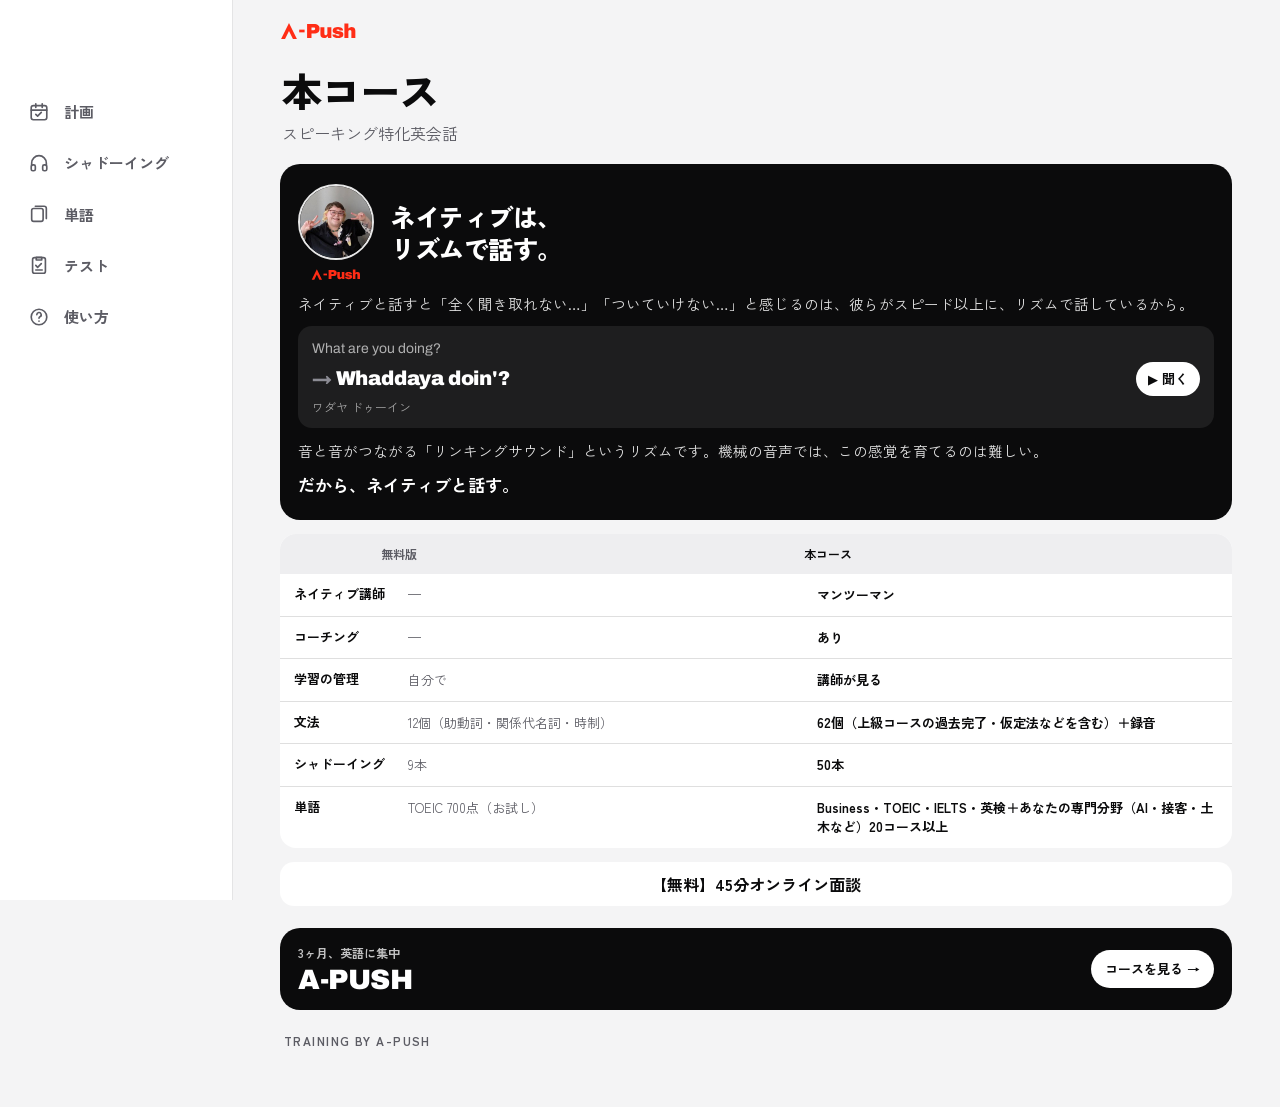
<file: course/index.html>
<!doctype html>
<html lang="ja">
<head>
<meta charset="utf-8">
<meta name="viewport" content="width=device-width, initial-scale=1, viewport-fit=cover">
<meta name="theme-color" content="#F4F4F5">
<meta name="color-scheme" content="light">
<link rel="icon" href="/favicon.png">
<link rel="apple-touch-icon" href="/apple-touch-icon.png">
<link rel="manifest" href="/chunk.webmanifest">
<meta name="apple-mobile-web-app-capable" content="yes">
<meta name="apple-mobile-web-app-title" content="A-PUSH">
<title>本コース｜A-PUSH</title>
<meta name="description" content="A-PUSH 本コースの内容と、無料版とのちがい。英語のリズムは、実際に話さないと分からない。">
<link rel="preconnect" href="https://fonts.googleapis.com">
<link rel="preconnect" href="https://fonts.gstatic.com" crossorigin>
<link rel="stylesheet" href="https://fonts.googleapis.com/css2?family=Archivo:wght@500;700;900&family=Zen+Kaku+Gothic+New:wght@400;500;700;900&display=swap">
<link rel="stylesheet" href="/ui.css">
</head>
<body data-tab="co">
<main class="screen">
  <div class="nav"><span class="navl"><span class="mini">本コース</span></span></div>
  <h1 class="large">本コース</h1>
  <p class="sub">スピーキング特化英会話</p>
  <div class="why">
    <div class="why-top">
      <div class="why-me"><img class="why-face" src="/course/alex.jpg" alt="ネイティブ講師 アレックス先生" width="240" height="240"><svg class="why-logo" viewBox="0 0 3847 1000" fill="currentColor" role="img" aria-label="A-PUSH"><path d="M450 104 L846 896 L648 896 L450 500 L252 896 L54 896 Z"/><rect x="960" y="432" width="270" height="136"/><path d="M1354.0 844.0V156.0H1760.0Q1825.0 156.0 1874.5 185.5Q1924.0 215.0 1952.0 267.0Q1980.0 319.0 1980.0 388.0Q1980.0 459.0 1951.5 511.5Q1923.0 564.0 1873.5 593.0Q1824.0 622.0 1760.0 622.0H1575.0V844.0ZM1575.0 461.0H1686.0Q1721.0 461.0 1738.5 443.0Q1756.0 425.0 1756.0 390.0Q1756.0 366.0 1748.5 350.5Q1741.0 335.0 1725.5 327.0Q1710.0 319.0 1686.0 319.0H1575.0ZM2204.0 856.0Q2110.0 856.0 2065.0 804.0Q2020.0 752.0 2020.0 658.0V316.0H2219.0V634.0Q2219.0 650.0 2223.5 664.0Q2228.0 678.0 2236.0 688.0Q2244.0 698.0 2257.0 703.5Q2270.0 709.0 2286.0 709.0Q2311.0 709.0 2329.5 697.5Q2348.0 686.0 2358.5 667.0Q2369.0 648.0 2369.0 626.0V316.0H2568.0V844.0H2405.0L2395.0 764.0H2388.0Q2369.0 793.0 2339.5 814.0Q2310.0 835.0 2275.0 845.5Q2240.0 856.0 2204.0 856.0ZM2893.0 856.0Q2845.0 856.0 2797.5 846.5Q2750.0 837.0 2710.5 816.5Q2671.0 796.0 2647.0 764.0Q2623.0 732.0 2623.0 686.0V679.0Q2623.0 676.0 2624.0 672.0H2809.0Q2808.0 675.0 2808.0 678.0V683.0Q2809.0 701.0 2820.5 713.0Q2832.0 725.0 2851.0 731.0Q2870.0 737.0 2893.0 737.0Q2907.0 737.0 2926.5 735.0Q2946.0 733.0 2961.0 725.0Q2976.0 717.0 2976.0 698.0Q2976.0 681.0 2958.5 672.5Q2941.0 664.0 2912.5 658.5Q2884.0 653.0 2850.0 647.0Q2813.0 641.0 2775.5 631.5Q2738.0 622.0 2706.0 604.5Q2674.0 587.0 2654.5 558.0Q2635.0 529.0 2635.0 483.0Q2635.0 431.0 2656.5 396.0Q2678.0 361.0 2715.5 340.5Q2753.0 320.0 2800.5 311.5Q2848.0 303.0 2900.0 303.0Q2945.0 303.0 2989.5 311.5Q3034.0 320.0 3071.0 338.5Q3108.0 357.0 3130.0 387.0Q3152.0 417.0 3152.0 460.0V467.0Q3152.0 472.0 3151.0 474.0H2968.0V466.0Q2968.0 451.0 2957.5 441.5Q2947.0 432.0 2930.5 427.5Q2914.0 423.0 2897.0 423.0Q2891.0 423.0 2879.0 423.5Q2867.0 424.0 2854.5 427.0Q2842.0 430.0 2833.5 437.0Q2825.0 444.0 2825.0 457.0Q2825.0 469.0 2836.5 476.5Q2848.0 484.0 2867.5 488.5Q2887.0 493.0 2911.0 498.0Q2949.0 505.0 2993.0 511.5Q3037.0 518.0 3076.5 533.5Q3116.0 549.0 3141.0 580.5Q3166.0 612.0 3166.0 669.0Q3166.0 723.0 3144.0 759.5Q3122.0 796.0 3084.0 817.0Q3046.0 838.0 2996.5 847.0Q2947.0 856.0 2893.0 856.0ZM3220.0 844.0V119.0H3419.0V371.0H3426.0Q3443.0 349.0 3469.0 334.5Q3495.0 320.0 3525.0 312.0Q3555.0 304.0 3584.0 304.0Q3647.0 304.0 3687.5 327.5Q3728.0 351.0 3748.0 395.0Q3768.0 439.0 3768.0 502.0V844.0H3569.0V526.0Q3569.0 509.0 3564.5 495.5Q3560.0 482.0 3552.0 472.0Q3544.0 462.0 3531.5 456.5Q3519.0 451.0 3502.0 451.0Q3477.0 451.0 3458.5 462.5Q3440.0 474.0 3429.5 492.5Q3419.0 511.0 3419.0 534.0V844.0Z"/></svg></div>
      <h2>ネイティブは、<br>リズムで話す。</h2>
    </div>
    <p>ネイティブと話すと「全く聞き取れない…」「ついていけない…」と感じるのは、彼らがスピード以上に、リズムで話しているから。</p>
    <div class="why-ex">
      <span>What are you doing?</span>
      <div class="why-l"><b>Whaddaya doin'?</b><button class="why-play on" data-src="/course/wayd.mp3" onclick="try{var a=window.__wayd||(window.__wayd=new Audio(this.dataset.src));a.currentTime=0;a.play()}catch(e){}" aria-label="ネイティブの速さで聞く">▶ 聞く</button></div>
      <small>ワダヤ ドゥーイン</small>
    </div>
    <p>音と音がつながる「リンキングサウンド」というリズムです。機械の音声では、この感覚を育てるのは難しい。<br><b class="why-go">だから、ネイティブと話す。</b></p>
  </div>
  <div class="cmp">
    <div class="cmp-h"><span></span><span>無料版</span><span>本コース</span></div>
    <div class="cmp-r"><b>ネイティブ講師</b><span>—</span><span>マンツーマン</span></div><div class="cmp-r"><b>コーチング</b><span>—</span><span>あり</span></div><div class="cmp-r"><b>学習の管理</b><span>自分で</span><span>講師が見る</span></div><div class="cmp-r"><b>文法</b><span>12個（助動詞・関係代名詞・時制）</span><span>62個（上級コースの過去完了・仮定法などを含む）＋録音</span></div><div class="cmp-r"><b>シャドーイング</b><span>9本</span><span>50本</span></div><div class="cmp-r"><b>単語</b><span>TOEIC 700点（お試し）</span><span>Business・TOEIC・IELTS・英検＋あなたの専門分野（AI・接客・土木など）20コース以上</span></div>
  </div>
  <div class="two">
    <a href="https://line.me/R/oaMessage/@431enzow/?%E4%BA%88%E7%B4%84" target="_blank" rel="noopener">【無料】45分オンライン面談</a>
  </div>
  <a class="apush" href="https://lp.apush.jp/" target="_blank" rel="noopener">
    <span class="ap-k">3ヶ月、英語に集中</span>
    <span class="ap-n">A-PUSH</span>
    <span class="ap-c">コースを見る →</span>
  </a>
  <footer class="foot"><span class="by">TRAINING BY A-PUSH</span></footer>
</main>
<script src="/install.js" defer></script>
<script src="/ui.js" defer></script>
</body>
</html>
</file>
<file: ui.css>
/* A-PUSH 共通の見た目（doboku・club-kit と同じ。2026-10-17）。club-kit/template/shell.html の style から作った。白基調だけ。 */

/* 型：iPhoneのアプリに近い形。下に4つのタブ（計画・シャドーイング・単語・テスト。2026-11-16）、上は大きな見出し→スクロールですりガラスのバー。
   お知らせと通知は「今日＆計画」から。色は黒・白＋赤1か所（A-PUSH）。文字は端末の文字（iPhoneならヒラギノ）。 */
:root{
  /* A-PUSH の赤・黒・白（2026-11-11）。選ぶ・強調は黒（--brand＝--ink）。赤（--accent）は主なボタン（.primary）と大きな数字（.big）とロゴだけ */
  --brand:#0B0B0C; --accent:#FF2D16; --accent2:#D41B06;
  --bg:#F4F4F5; --card:#FFFFFF; --ink:#0B0B0C; --mute:#5C5C64; --line:rgba(11,11,12,.08); --line2:rgba(11,11,12,.13);
  --soft:#EEEEF0; --soft2:#D4D4D8; --mid:#8C8C94;
  --on:#FFFFFF; --ok:#16A34A; --warn:#B45309; --ng:#D41B06; --bar:rgba(255,255,255,.75); --scrim:rgba(11,11,12,.32); --dark:#0B0B0C;
  /* 本文・見出し＝Zen Kaku Gothic New／数字と英語＝Archivo。届かない時（オフライン）は端末の文字に戻る */
  --f:"Zen Kaku Gothic New",-apple-system,BlinkMacSystemFont,"Hiragino Sans","Hiragino Kaku Gothic ProN","Noto Sans JP","Yu Gothic",system-ui,sans-serif;
  --fd:"Zen Kaku Gothic New",-apple-system,BlinkMacSystemFont,"Hiragino Sans","Hiragino Kaku Gothic ProN","Noto Sans JP",system-ui,sans-serif;
  --en:"Archivo","Zen Kaku Gothic New",-apple-system,BlinkMacSystemFont,"Hiragino Sans","Noto Sans JP",system-ui,sans-serif;
  --r:16px; --spring:cubic-bezier(.2,.8,.2,1);
  color-scheme:light;
}
*{box-sizing:border-box}
[hidden]{display:none!important}
html{-webkit-tap-highlight-color:transparent;-webkit-text-size-adjust:100%;overscroll-behavior:none;background:var(--bg)}
body{margin:0;overscroll-behavior:none;background:var(--bg);color:var(--ink);font-family:var(--f);font-size:16px;line-height:1.55;-webkit-font-smoothing:antialiased;min-height:100dvh}
body::before{content:"";position:fixed;inset:0 0 auto;height:env(safe-area-inset-top,0px);z-index:9;background:var(--bar);-webkit-backdrop-filter:blur(20px);backdrop-filter:blur(20px)}
button{font:inherit;color:inherit;cursor:pointer;background:none;border:0;padding:0}
button,a,[role="button"],.tap{touch-action:manipulation;-webkit-user-select:none;user-select:none;-webkit-touch-callout:none}
input,textarea,select{font:inherit;font-size:16px;color:inherit}
:focus-visible{outline:2px solid var(--ink);outline-offset:2px;border-radius:8px}
a{color:inherit}

/* 画面 */
.screen{max-width:560px;margin:0 auto;padding-left:max(16px,env(safe-area-inset-left,0px));padding-right:max(16px,env(safe-area-inset-right,0px));
  padding-bottom:calc(96px + env(safe-area-inset-bottom,0px));display:flex;flex-direction:column;gap:12px;animation:in .28s var(--spring)}
@keyframes in{from{opacity:0;transform:translateY(6px)}to{opacity:1;transform:none}}
.nav{position:sticky;top:env(safe-area-inset-top,0px);z-index:8;margin:0 calc(-1*max(16px,env(safe-area-inset-left,0px))) -4px;
  padding:10px max(16px,env(safe-area-inset-right,0px)) 8px max(16px,env(safe-area-inset-left,0px));min-height:52px;
  display:flex;justify-content:space-between;align-items:center;gap:8px;transition:background .2s,box-shadow .2s}
.nav.stuck{background:var(--bar);-webkit-backdrop-filter:blur(20px) saturate(180%);backdrop-filter:blur(20px) saturate(180%);box-shadow:0 .5px 0 var(--line2)}
.nav .mini{font-weight:700;font-size:17px;opacity:0;transition:opacity .2s;letter-spacing:-.01em}
.nav.stuck .mini{opacity:1}
/* A-PUSHのロゴ（どの団体のサイトでも一番上・左）。スクロールすると、ロゴがその画面の名前に入れ替わる */
.navl{position:relative;display:flex;align-items:center;min-width:0;height:38px}
.aplogo{display:block;height:20px;width:auto;color:var(--accent);transition:opacity .2s}
.nav.stuck .aplogo{opacity:0}
.navl .mini{position:absolute;left:0;white-space:nowrap}
.navr{display:flex;align-items:center;gap:8px}
.pill{background:var(--soft);color:var(--brand);font-weight:600;font-size:14px;padding:7px 14px;border-radius:999px;transition:transform .1s ease-out}
.bell{position:relative;width:38px;height:38px;border-radius:50%;background:var(--soft);color:var(--brand);display:grid;place-items:center;flex:none}
.bell svg{width:21px;height:21px}
.bell .badge{position:absolute;top:-2px;right:-2px;min-width:19px;height:19px;border-radius:99px;background:var(--ng);color:#fff;font-size:11px;font-weight:800;
  display:grid;place-items:center;padding:0 5px;box-shadow:0 0 0 2px var(--bg)}
.eyebrow{margin:6px 2px 0;font-family:var(--en);font-size:11px;font-weight:800;letter-spacing:.2em;color:var(--mute);text-transform:uppercase}
.large{font-family:var(--fd);font-size:34px;font-weight:900;letter-spacing:-.028em;line-height:1.12;margin:0 2px;text-wrap:balance}
.sub{color:var(--mute);font-size:15px;margin:-6px 2px 4px}
.sub button{color:var(--brand);font-weight:600}
.label{font-size:12px;color:var(--mute);margin:16px 4px -4px;font-weight:700;letter-spacing:.08em}
.hr{height:1px;background:var(--line2);margin:22px 2px 6px;border:0}
.sect{font-family:var(--fd);font-size:25px;font-weight:900;letter-spacing:-.025em;margin:4px 2px 0}
.note{margin:0 4px;font-size:12.5px;color:var(--mute)}

/* 押した時の反応（指を離す前） */
.press{transition:transform .1s ease-out,background-color .12s,opacity .12s}
.press:active,.press.down{transform:scale(.97)}

/* 共通の箱 */
.group{background:var(--card);border-radius:var(--r);overflow:hidden}
.row{display:grid;grid-template-columns:36px 1fr auto;gap:12px;align-items:center;padding:12px 14px;width:100%;text-align:left;min-height:60px}
.row+.row{border-top:.5px solid var(--line2)}
.row:active{background:var(--line)}
.ic{width:36px;height:36px;border-radius:10px;display:grid;place-items:center;font-size:18px;background:var(--soft)}
.row b{font-weight:700;font-size:16px;display:block;line-height:1.3}
.row small{color:var(--mute);font-size:13px;display:block}
.chev{color:var(--mute);font-size:14px;font-weight:600;white-space:nowrap}
.row.done .chev{color:var(--ok)}

/* 今日 */
.hero{display:grid;grid-template-columns:auto 1fr;gap:18px;align-items:center;background:var(--card);border-radius:20px;padding:18px}
.ring{width:96px;height:96px}
.ring circle{fill:none;stroke-width:11;stroke-linecap:round}
.ring .t{stroke:var(--soft)}
.ring .v{stroke:var(--brand);transition:stroke-dashoffset .9s var(--spring)}
.hero b{font-family:var(--en);font-weight:900;font-size:28px;letter-spacing:-.02em;font-variant-numeric:tabular-nums;display:block;line-height:1.2}
.hero p{margin:2px 0 0;color:var(--mute);font-size:14px}
.tiles{display:grid;grid-template-columns:repeat(3,1fr);gap:8px}
.tiles div{background:var(--card);border-radius:14px;padding:10px 6px;text-align:center;font-size:12px;color:var(--mute)}
.tiles b{display:block;font-family:var(--en);font-weight:900;font-size:24px;color:var(--ink);font-variant-numeric:tabular-nums;letter-spacing:-.01em;line-height:1.25}
.sum{display:grid;grid-template-columns:1fr 1fr;gap:8px}
.sum div{background:var(--card);border-radius:14px;padding:12px;display:flex;flex-direction:column;gap:2px;min-width:0}
.sum span{font-size:11.5px;color:var(--mute);line-height:1.4}
.sum b{font-size:17px;font-weight:700;color:var(--brand)}
.inst{display:grid;grid-template-columns:auto 1fr auto;gap:10px;align-items:center;background:var(--soft);border-radius:var(--r);padding:12px 12px 12px 14px}
.inst-ic{width:30px;height:30px;border-radius:9px;background:var(--brand);color:var(--on);display:grid;place-items:center;font-weight:800}
.inst p{margin:0;font-size:13.5px;line-height:1.55}
.inst-x{color:var(--mute);font-size:20px;width:34px;height:34px}
.inst .primary{grid-column:1/-1}
.apush{display:grid;grid-template-columns:1fr auto;grid-template-areas:"k c" "n c";align-items:center;gap:2px 12px;text-decoration:none;color:#fff;background:var(--dark);border-radius:20px;padding:16px 18px;margin-top:8px}
.ap-k{grid-area:k;font-size:12px;color:rgba(255,255,255,.75);font-weight:600}
.ap-n{grid-area:n;font-family:var(--en);font-weight:900;font-size:28px;line-height:1.05;letter-spacing:-.015em}
.ap-c{grid-area:c;font-size:13px;font-weight:700;background:#fff;color:var(--dark);border-radius:99px;padding:9px 14px;white-space:nowrap}
.foot{font-size:12px;color:var(--mute);padding:8px 4px 0;display:flex;flex-direction:column;gap:6px}
.foot .by{letter-spacing:.12em;font-weight:600}
.foot .staff{color:var(--mute);text-decoration:underline;text-underline-offset:3px}

/* 話す */
.toggle-row{display:flex;justify-content:space-between;align-items:center;gap:12px;background:var(--card);border-radius:var(--r);padding:12px 14px}
.toggle-row div{display:flex;flex-direction:column;line-height:1.35;min-width:0}
.toggle-row b{font-size:16px;font-weight:600}
.toggle-row span{font-size:12.5px;color:var(--mute)}
.switch{flex:none;width:51px;height:31px;border-radius:99px;background:var(--line2);position:relative;transition:background .2s}
.switch i{position:absolute;top:2px;left:2px;width:27px;height:27px;border-radius:50%;background:#fff;box-shadow:0 2px 4px rgba(0,0,0,.2);transition:transform .3s var(--spring)}
.switch[aria-checked="true"]{background:var(--ok)}
.switch[aria-checked="true"] i{transform:translateX(20px)}
.seg{position:relative;display:grid;grid-auto-flow:column;grid-auto-columns:1fr;background:var(--line);border-radius:999px;padding:2px}
.seg .sl{position:absolute;top:2px;bottom:2px;left:2px;border-radius:999px;background:var(--ink);box-shadow:0 2px 6px rgba(11,11,12,.16);
  transition:transform .32s var(--spring),width .32s var(--spring);pointer-events:none}
.seg button,.seg a{position:relative;z-index:1;border-radius:999px;padding:8px 6px;font-size:13.5px;font-weight:700;color:var(--mute);line-height:1.2;transition:color .2s,transform .1s ease-out}
.seg button:active,.seg a:active{transform:scale(.96)}
.seg button[aria-pressed="true"],.seg a[aria-pressed="true"]{color:var(--on);background:var(--ink)}
.seg:has(> .sl:not([hidden])) [aria-pressed="true"]{background:none}   /* 板（.sl）がある時は板が黒を運ぶ */
.seg [aria-pressed="true"] small{color:inherit;opacity:.72}
.seg a{text-decoration:none;text-align:center}
.seg.lv button{display:flex;flex-direction:column;align-items:center;padding:6px 4px}
.seg.lv b{font-family:var(--en);font-weight:900;font-size:17px}
.seg.lv small{font-size:11px;color:var(--mute);font-weight:500}
.chips{display:flex;gap:6px;overflow-x:auto;padding:2px 2px 4px;margin:0 -2px;scrollbar-width:none;scroll-snap-type:x proximity}
.chips::-webkit-scrollbar{display:none}
.chip{flex:none;scroll-snap-align:start;background:var(--card);border-radius:99px;padding:8px 14px;font-size:14px;font-weight:700;white-space:nowrap;box-shadow:0 0 0 .5px var(--line2) inset}
.chip[aria-pressed="true"]{background:var(--brand);color:var(--on);box-shadow:none}
.chip .n{font-size:11px;opacity:.7;margin-left:5px;font-weight:500}
.tag{display:inline-block;font-size:11px;font-weight:600;padding:1px 8px;border-radius:99px;background:var(--soft);color:var(--brand);margin-left:6px;vertical-align:2px}

/* 問題のカード */
.card{background:var(--card);border-radius:20px;overflow:hidden}
.bar{height:4px;background:var(--soft)}
.bar i{display:block;height:100%;width:100%;background:var(--brand);transition:width 1s linear;border-radius:0 4px 4px 0}
.bar i.low{background:var(--ng)}
.cin{padding:18px 16px;display:flex;flex-direction:column;gap:12px}
.meta{display:flex;justify-content:space-between;align-items:center;font-family:var(--en);font-size:13px;color:var(--mute);font-weight:700;font-variant-numeric:tabular-nums}
.pips{display:flex;gap:5px}
.pip{width:22px;height:5px;border-radius:3px;background:var(--line2)}
.pip.y{background:var(--ink)} .pip.n{background:var(--mid)} .pip.cur{background:none;box-shadow:0 0 0 1.5px var(--ink) inset}
.ask{margin:0;font-size:12.5px;font-weight:600;color:var(--mute)}
.pic{font-size:clamp(54px,15vw,68px);line-height:1;text-align:center;padding:4px 0}
.ja{margin:0;font-size:19px;font-weight:700;line-height:1.5;text-align:center;text-wrap:balance}
.cue{align-self:center;max-width:100%;text-align:center;font-size:13px;font-weight:600;color:var(--brand);background:var(--soft);padding:5px 12px;border-radius:99px}
.stem{margin:0;text-align:center;font-size:18px;font-weight:700}
.choices{display:flex;flex-direction:column;gap:9px}
.ch{display:flex;gap:10px;align-items:flex-start;text-align:left;background:var(--card);border-radius:12px;padding:14px;font-family:var(--en);font-size:16px;line-height:1.45;font-weight:600;
  box-shadow:0 0 0 1px var(--line2) inset;transition:transform .1s ease-out,background .15s,box-shadow .15s,color .15s}
.ch:active:not(:disabled){transform:scale(.98);background:var(--soft)}
.ch .k{flex:none;width:22px;height:22px;border-radius:7px;background:var(--soft);color:var(--brand);font-weight:700;font-size:12px;display:grid;place-items:center;margin-top:1px}
.ch.correct{background:var(--brand);color:var(--on);box-shadow:none}
.ch.correct .k{background:rgba(255,255,255,.22);color:var(--on)}
.ch.wrong{color:var(--mute);text-decoration:line-through;box-shadow:0 0 0 1.5px var(--ink) inset;animation:shake .3s}
.ch.dim{opacity:.4}
.ch:disabled{cursor:default}
@keyframes shake{25%{transform:translateX(-4px)}75%{transform:translateX(4px)}}
.verdict{margin:0;font-weight:800;font-size:16px;text-align:center}
.verdict.y{color:var(--brand)} .verdict.n{color:var(--ink)}
.answer{margin:0;font-family:var(--en);font-size:21px;font-weight:800;line-height:1.4;text-align:center;text-wrap:balance;letter-spacing:-.01em}
.say{margin:0;font-size:13px;color:var(--mute);text-align:center}
.dots{display:flex;justify-content:center;gap:14px}
.dot{width:54px;height:54px;border-radius:50%;background:var(--soft);color:var(--brand);font-family:var(--en);font-weight:900;font-size:20px;transition:transform .1s ease-out,background .15s}
.dot:active{transform:scale(.92)}
.dot.on{background:var(--brand);color:var(--on)}
.acts{display:flex;gap:8px;flex-wrap:wrap}
.primary{flex:1;background:var(--accent);color:var(--on);border-radius:12px;padding:14px;font-weight:800;font-size:19px;letter-spacing:.02em;transition:transform .1s ease-out,opacity .15s}
.primary:active:not(:disabled){transform:scale(.97)}
.primary:disabled{opacity:.3;cursor:default}
.ghost{flex:1;background:var(--soft);border-radius:12px;padding:14px;font-weight:600;font-size:16px;color:var(--brand);transition:transform .1s ease-out}
.ghost:active{transform:scale(.97)}
.big{margin:0;text-align:center;font-family:var(--en);font-weight:900;font-size:72px;line-height:1;color:var(--accent);letter-spacing:-.03em}
.big em{font-style:normal;font-size:28px;color:var(--mute)}
.rmsg{margin:0;text-align:center;font-weight:700}
.recap{display:flex;flex-direction:column}
.rrow{display:grid;grid-template-columns:28px 1fr 22px;gap:8px;align-items:start;padding:9px 0;border-top:.5px solid var(--line2);font-size:14px}
.rrow .m{font-size:20px;line-height:1.2}
.rrow .v{font-weight:800;text-align:right} .rrow .v.y{color:var(--brand)} .rrow .v.n{color:var(--mute)}

/* 単語 */
.decks{display:grid;grid-template-columns:repeat(auto-fit,minmax(150px,1fr));gap:8px}
.deck{display:flex;flex-direction:column;text-align:left;background:var(--card);border-radius:14px;padding:11px 12px;line-height:1.4;min-width:0;box-shadow:0 0 0 .5px var(--line2) inset;transition:transform .1s ease-out}
.deck:active{transform:scale(.97)}
.deck b{font-size:15px;font-weight:700}
.deck span{font-size:11.5px;color:var(--mute)}
.deck em{font-style:normal;color:var(--brand);font-weight:700}
.deck[aria-pressed="true"]{background:var(--soft);box-shadow:0 0 0 2px var(--brand) inset}
.daily{display:flex;justify-content:space-between;align-items:center;gap:10px;flex-wrap:wrap;background:var(--card);border-radius:var(--r);padding:12px 14px}
.daily span{display:flex;flex-direction:column;line-height:1.35} .daily b{font-size:15px;font-weight:600} .daily small{font-size:11.5px;color:var(--mute)}
#w-daily{flex:1;min-width:220px}
.today{display:flex;flex-direction:column;gap:6px;padding:0 4px}
.today-t{display:flex;justify-content:space-between;font-size:12.5px;color:var(--mute)} .today-t b{font-family:var(--en);font-weight:900;font-size:19px;color:var(--ink);font-variant-numeric:tabular-nums}
.today .bar{border-radius:4px;overflow:hidden}
.filters{display:grid;grid-template-columns:1fr auto;gap:8px;align-items:center}
.filters .seg{min-width:140px}
.wcount{display:flex;justify-content:space-between;font-size:12.5px;color:var(--mute);font-weight:600}
#w-done.due{background:var(--soft);color:var(--brand);padding:0 8px;border-radius:6px;font-weight:700}
.wja{margin:0;text-align:center;font-family:var(--fd);font-size:clamp(28px,8vw,34px);font-weight:900;letter-spacing:-.025em;line-height:1.3;text-wrap:balance;padding:10px 0 2px}
.wcat{align-self:center;font-size:12px;font-weight:600;background:var(--soft);color:var(--brand);border-radius:99px;padding:2px 10px}
.wen{margin:0;text-align:center;font-family:var(--en);font-size:clamp(26px,7vw,30px);font-weight:800;line-height:1.3;color:var(--brand);letter-spacing:-.01em}
.fin{display:flex;flex-direction:column;align-items:center;gap:8px;padding:14px 0;text-align:center}
.fin-mark{width:64px;height:64px;border-radius:50%;background:var(--brand);color:var(--on);display:grid;place-items:center;font-size:28px;font-weight:900}
.fin-msg{margin:0;font-size:18px;font-weight:800}
.fin .acts{width:100%}
.list{display:flex;flex-direction:column;background:var(--card);border-radius:var(--r);overflow:hidden}
.li{display:grid;grid-template-columns:1fr 1fr 34px;gap:10px;align-items:center;padding:10px 14px;font-size:15px}
.li+.li{border-top:.5px solid var(--line2)}
.li .e{font-family:var(--en);font-weight:700;color:var(--brand)}
.li .ok{color:var(--brand);font-size:11px;font-weight:700}
.spk{width:32px;height:32px;border-radius:50%;background:var(--soft);color:var(--brand);font-size:12px}
.search{width:100%;border:0;background:var(--line);border-radius:11px;padding:10px 12px}

/* シャドーイング */
.flow{display:grid;grid-template-columns:repeat(auto-fit,minmax(150px,1fr));gap:8px}
.step{background:var(--card);border-radius:14px;padding:11px 12px;font-size:13.5px;display:flex;gap:9px;align-items:flex-start;line-height:1.5}
.step b{flex:none;font-weight:700;font-size:13px;width:24px;height:24px;border-radius:50%;background:var(--brand);color:var(--on);display:grid;place-items:center}
.shl{display:flex;flex-direction:column;gap:8px}
.shl h3{margin:12px 4px 0;font-size:16px;font-weight:700;display:flex;align-items:baseline;gap:8px;flex-wrap:wrap}
.shl h3 span{font-size:12px;color:var(--mute);font-weight:500}
.vid{display:grid;grid-template-columns:44px 1fr auto;gap:12px;align-items:center;background:var(--card);border-radius:14px;padding:11px 12px;text-decoration:none;color:var(--ink);transition:transform .1s ease-out}
.vid:active{transform:scale(.98)}
.vid .id{font-family:var(--en);font-weight:900;font-size:18px;background:var(--soft);color:var(--brand);border-radius:10px;text-align:center;padding:8px 0}
.vid .t{font-weight:600;font-size:15px;line-height:1.4;min-width:0}
.vid .t small{display:block;font-weight:500;color:var(--mute);font-size:12px}
.vid .go{font-size:13px;color:var(--brand);font-weight:600}
.credit{font-size:12px;color:var(--mute);margin:0 4px}

/* 計画 */
.calhd{display:flex;align-items:center;justify-content:space-between;padding:2px 2px 10px}
.calhd b{font-family:var(--fd);font-weight:900;font-size:18px;letter-spacing:-.01em}
.calhd button{width:36px;height:36px;border-radius:50%;background:var(--soft);color:var(--brand);font-size:18px;font-weight:700}
.calhd button:disabled{opacity:.3}
.calbox{background:var(--card);border-radius:20px;padding:14px}
.cal{display:grid;grid-template-columns:repeat(7,1fr);gap:5px}
.cal .w{font-size:11px;color:var(--mute);text-align:center;font-weight:600}
.cal .d{aspect-ratio:1;max-width:100%;display:grid;place-items:center;border-radius:50%;font-family:var(--en);font-weight:500;font-size:14px;font-variant-numeric:tabular-nums;color:var(--mute)}
.cal .d.all{background:var(--brand);color:var(--on);font-weight:700}
.cal .d.some{background:var(--soft2);color:var(--ink)}
.cal .d.today{box-shadow:0 0 0 2px var(--ink) inset;color:var(--ink);font-weight:700}
.cal .d.future{opacity:.45}
.legend{display:flex;flex-wrap:wrap;gap:12px;font-size:12px;color:var(--mute);margin-top:10px;padding:0 2px}
.legend span::before{content:"";display:inline-block;width:10px;height:10px;border-radius:50%;margin-right:5px;vertical-align:-1px;background:var(--c)}
.step2{display:flex;justify-content:space-between;align-items:center;gap:12px;padding:12px 14px;min-height:56px}
.step2+.step2{border-top:.5px solid var(--line2)}
.step2 span{min-width:0}
.step2 small{display:block;color:var(--mute);font-size:12px}
.stepper{display:flex;align-items:center;background:var(--line);border-radius:9px;overflow:hidden;flex:none}
.stepper button{width:42px;height:32px;font-size:20px;font-weight:500;color:var(--ink);transition:background .1s}
.stepper button:active{background:var(--line2)}
.stepper output{min-width:48px;height:32px;display:grid;place-items:center;font-family:var(--en);font-weight:700;font-variant-numeric:tabular-nums;background:var(--card);font-size:15px}
.goaltext{width:100%;border:0;background:transparent;padding:12px 14px;resize:none;min-height:52px;line-height:1.5}
.goaltext::placeholder{color:var(--mute)}
.gmeta{padding:0 14px 12px;font-size:12.5px;color:var(--mute)}
.fld{display:flex;justify-content:space-between;align-items:center;gap:12px;padding:10px 14px;min-height:52px}
.fld+.fld{border-top:.5px solid var(--line2)}
.fld input,.fld select{border:0;background:var(--line);border-radius:9px;padding:6px 10px;min-width:96px;text-align:right}
.two{display:grid;grid-template-columns:repeat(auto-fit,minmax(0,1fr));gap:8px}
.two a{display:block;text-align:center;text-decoration:none;background:var(--card);color:var(--brand);border-radius:14px;padding:12px;font-weight:600;line-height:1.3;transition:transform .1s ease-out}
.two a:active{transform:scale(.97)}
.two small{display:block;color:var(--mute);font-weight:500;font-size:12px}
.saved{font-size:13px;color:var(--ok);text-align:center;margin:0;min-height:1.2em}

/* お知らせ */
.msg{display:flex;flex-direction:column;gap:5px;background:var(--card);border-radius:14px;padding:13px 14px;text-align:left;width:100%}
.msg+.msg{margin-top:8px}
.msg.unread{box-shadow:0 0 0 2px var(--brand) inset}
.msg .mh{display:flex;justify-content:space-between;align-items:baseline;gap:8px;font-size:11.5px;color:var(--mute);font-weight:600}
.msg .mt{font-size:15px;line-height:1.6;white-space:pre-wrap}
.msg .new{color:var(--ng);font-weight:800}
.empty{text-align:center;color:var(--mute);font-size:14px;padding:26px 0}
.sync{display:grid;grid-template-columns:auto 1fr;gap:10px;align-items:center;background:var(--soft);border-radius:var(--r);padding:11px 13px;font-size:13px;line-height:1.5}
.sync.off{background:var(--line)}
.sync .d{width:10px;height:10px;border-radius:50%;background:var(--ok)}
.sync.off .d{background:var(--mute)}

/* 下のタブバー（4つ） */
.tabbar{position:fixed;left:0;right:0;bottom:0;z-index:10;background:var(--bar);-webkit-backdrop-filter:blur(20px) saturate(180%);backdrop-filter:blur(20px) saturate(180%);box-shadow:0 -.5px 0 var(--line2);
  padding:6px max(4px,env(safe-area-inset-right,0px)) calc(6px + env(safe-area-inset-bottom,0px)) max(4px,env(safe-area-inset-left,0px))}
.tabbar div{max-width:560px;margin:0 auto;display:grid;grid-auto-flow:column;grid-auto-columns:1fr}
.tab{display:grid;justify-items:center;gap:1px;font-size:10.5px;font-weight:700;color:var(--mute);padding:3px 0 2px;letter-spacing:-.02em;white-space:nowrap}
.tab svg{width:27px;height:27px;transition:transform .15s ease-out}
.tab:active svg{transform:scale(.88)}
.tab[aria-selected="true"]{color:var(--brand)}

/* 下から出るシート */
.scrim{position:fixed;inset:0;z-index:30;background:var(--scrim);opacity:0;pointer-events:none;transition:opacity .25s}
.scrim.on{pointer-events:auto}
.sheet{position:fixed;left:0;right:0;bottom:0;z-index:31;margin:0 auto;max-width:560px;max-height:calc(100dvh - env(safe-area-inset-top,0px) - 24px);display:flex;flex-direction:column;
  background:var(--card);border-radius:24px 24px 0 0;padding:0 20px calc(18px + env(safe-area-inset-bottom,0px));transform:translateY(110%);will-change:transform;visibility:hidden;box-shadow:0 -8px 40px rgba(0,0,0,.18)}
.sheet.open{visibility:visible}
.sh-top{padding:8px 0 4px;touch-action:none;cursor:grab}
.grab{width:38px;height:5px;border-radius:5px;background:var(--line2);margin:0 auto 10px}
.sh-head{display:flex;justify-content:space-between;align-items:center}
.sh-title{font-size:12px;font-weight:800;letter-spacing:.16em;color:var(--mute)}
.sh-x{width:32px;height:32px;border-radius:50%;background:var(--line);color:var(--mute);font-size:17px}
.sh-body{overflow-y:auto;overscroll-behavior:contain;display:flex;flex-direction:column;gap:12px;padding:6px 0 4px}
.g-body{min-height:290px;display:flex;flex-direction:column;gap:14px;justify-content:center}
.g-img{display:block;width:100%;height:auto;border-radius:14px;border:1px solid var(--line);background:var(--bg)}
.g-h{margin:0;font-family:var(--fd);font-size:clamp(25px,7vw,30px);font-weight:900;letter-spacing:-.025em;line-height:1.3;text-wrap:balance}
.g-l{margin:0;padding:0;list-style:none;display:flex;flex-direction:column;gap:8px}
.g-l li{font-size:16px;line-height:1.55;padding-left:18px;position:relative}
.g-l li::before{content:"";position:absolute;left:2px;top:.6em;width:7px;height:7px;border-radius:50%;background:var(--brand)}
.g-steps{margin:0;padding:0;list-style:none;counter-reset:s;display:flex;flex-direction:column;gap:8px}
.g-steps li{counter-increment:s;display:flex;gap:12px;align-items:center;background:var(--bg);border-radius:14px;padding:12px;font-size:16px;font-weight:600;line-height:1.45}
.g-steps li::before{content:counter(s);flex:none;width:30px;height:30px;border-radius:50%;background:var(--brand);color:var(--on);display:grid;place-items:center;font-weight:800}
.g-ex{display:flex;flex-direction:column;gap:6px}
.g-exr{display:flex;justify-content:space-between;align-items:center;gap:8px;background:var(--bg);border-radius:12px;padding:11px 12px;text-align:left}
.g-exr b{font-family:var(--en);font-weight:700;font-size:16px;color:var(--brand)}
.g-exr span{font-size:12px;color:var(--mute);flex:none}
.g-tip{margin:0;font-size:14px;font-weight:600;background:var(--soft);color:var(--brand);border-radius:12px;padding:10px 12px}
.g-src{margin:0;font-size:11px;color:var(--mute)}
.g-dots{display:flex;justify-content:center;gap:6px;padding:4px 0}
.g-dots i{width:8px;height:8px;border-radius:4px;background:var(--line2);transition:width .3s var(--spring),background .2s}
.g-dots i.on{background:var(--brand);width:22px}
.gfig{margin:0;display:flex;flex-direction:column;gap:8px}
.gfig figcaption{font-size:11px;color:var(--mute);text-align:right}
.lbar{display:flex;flex-direction:column;gap:4px}
.lb-l{font-size:12px;font-weight:700;color:var(--mute)}
.lb{display:flex;height:40px;border-radius:10px;overflow:hidden;gap:2px}
.lb i{font-style:normal;display:flex;align-items:center;justify-content:center;font-size:12px;font-weight:700;padding:0 6px;white-space:nowrap;overflow:hidden}
.lb .g{background:var(--line2);color:var(--ink)} .lb .b{background:var(--brand);color:var(--on)}

/* はじめに（名前＋団体コード） */
.pf-l{font-size:13px;font-weight:600;margin:4px 2px -4px}
.pf-name{width:100%;border:0;background:var(--bg);border-radius:12px;padding:13px 14px}
.pf-code{width:100%;border:0;background:var(--bg);border-radius:12px;padding:13px 14px;font-family:var(--en);font-size:22px;font-weight:900;letter-spacing:.22em;text-transform:uppercase;text-align:center}
.pf-found{display:flex;align-items:center;gap:10px;background:var(--soft);border-radius:12px;padding:11px 13px;font-size:14px;line-height:1.5}
.pf-found b{font-weight:700}
.pf-found.bad{background:var(--line);color:var(--mute)}
.pf-found .m{font-size:18px}
.pf-agree{display:flex;gap:10px;align-items:flex-start;background:var(--bg);border-radius:12px;padding:12px 13px;font-size:13px;line-height:1.6}
.pf-agree input{flex:none;width:22px;height:22px;margin:1px 0 0;accent-color:var(--brand)}

@media (hover:hover) and (pointer:fine){
  .ch:hover:not(:disabled){box-shadow:0 0 0 1.5px var(--ink) inset}
  .primary:hover:not(:disabled){background:var(--accent2)}
  .row:hover,.vid:hover,.deck:hover{filter:brightness(.98)}
  .pill:hover,.ghost:hover{filter:brightness(.97)}
}
@media (prefers-reduced-motion: reduce){
  .screen{animation:none}
  .bar i,.switch,.switch i,.ch,.dot,.ring .v,.g-dots i{transition:none}
  .ch.wrong{animation:none}
}
@media (prefers-reduced-transparency: reduce){
  .nav.stuck,.tabbar,body::before{background:var(--card);-webkit-backdrop-filter:none;backdrop-filter:none}
}
.tab{text-decoration:none}

/* やり方の画像（横にスワイプ）。画像は /howto/*.webp（16:9） */
.imgs{display:flex;gap:8px;overflow-x:auto;scroll-snap-type:x mandatory;scrollbar-width:none;margin:0 0 12px;border-radius:14px}
.imgs::-webkit-scrollbar{display:none}
.imgs img{flex:0 0 100%;width:100%;height:auto;aspect-ratio:16/9;border-radius:14px;border:1px solid var(--line);background:var(--bg);scroll-snap-align:center}
.imgs-n{font-size:12px;color:var(--mute);text-align:center;margin:-6px 0 10px}

/* 本コースのタブ：比べる表 */
.cmp{background:var(--card);border-radius:var(--r);overflow:hidden}
.cmp-h,.cmp-r{display:grid;grid-template-columns:6.6em 1fr 1fr;gap:8px;padding:11px 14px;align-items:start}
.cmp-h{background:var(--soft);font-size:12px;font-weight:700;color:var(--mute)}
.cmp-h span:last-child{color:var(--brand)}
.cmp-r+.cmp-r{border-top:.5px solid var(--line2)}
.cmp-r b{font-size:13px;font-weight:700;line-height:1.4}
.cmp-r span{font-size:13px;line-height:1.5;color:var(--mute)}
.cmp-r span:last-child{color:var(--ink);font-weight:600}
.cmp-r .no{color:var(--line2);font-weight:700}
.why{background:var(--dark);color:#fff;border-radius:20px;padding:20px 18px;display:flex;flex-direction:column;gap:10px}
.why h2{text-wrap:balance;margin:0;font-family:var(--fd);font-size:25px;font-weight:900;letter-spacing:-.02em;line-height:1.3}
.why p{margin:0;font-size:14.5px;line-height:1.75;color:rgba(255,255,255,.88)}
.why .rh{display:flex;gap:6px;align-items:flex-end;height:34px;margin:4px 0 2px}
.why .rh i{display:block;width:10px;border-radius:5px;background:#fff}
.why-top{display:grid;grid-template-columns:auto 1fr;gap:16px;align-items:center}
.why-me{display:flex;flex-direction:column;align-items:center;gap:8px}
.why-face{width:76px;height:76px;border-radius:50%;object-fit:cover;border:2px solid rgba(255,255,255,.9)}
.why-logo{display:block;height:13px;width:auto;color:var(--accent)}
.why-ex{display:flex;flex-direction:column;gap:2px;background:rgba(255,255,255,.08);border-radius:14px;padding:12px 14px}
.why-ex span{font-family:var(--en);font-size:14px;color:rgba(255,255,255,.65)}
.why-ex b{font-family:var(--en);font-size:20px;font-weight:900;letter-spacing:-.01em;color:#fff;white-space:nowrap}
.why-ex b::before{content:"→ ";color:var(--mid)}
.why-go{display:inline-block;margin-top:6px;font-size:17px;color:#fff}
.why-l{display:flex;align-items:center;justify-content:space-between;gap:10px}
.why-play{flex:none;font:inherit;font-size:13px;font-weight:700;border:0;border-radius:99px;padding:7px 12px;cursor:pointer;background:rgba(255,255,255,.14);color:#fff}
.why-play.on{background:#fff;color:var(--dark)}
.why-play:active{transform:scale(.95)}
.why-ex small{font-size:12px;color:rgba(255,255,255,.6)}

/* ---- ▶ の丸ボタン（本コースの録音のページ）・🎤（テスト exam.html が上書きして使う） ---- */
.tsay{flex:none;width:36px;height:36px;border-radius:50%;background:var(--soft);color:var(--brand);font-size:13px;display:grid;place-items:center}
.mic{align-self:center;display:inline-flex;align-items:center;gap:8px;background:var(--brand);color:var(--on);border-radius:99px;padding:16px 36px;font-size:19px;font-weight:800;transition:transform .1s ease-out}
.mic:active{transform:scale(.97)}
.mic.on{background:var(--ng)} .mic[hidden]{display:none}

/* ================= パソコンとスマホで見た目を分ける（2026-11-03 kimi） =================
   パソコン（幅 1024px 以上）：下のタブ → 左のサイドバー、本文は幅いっぱい（余白を作らない）
   スマホ：見出しとカードを少し締める */
@media (max-width:1023px){
  .large{font-size:30px}
  .screen{gap:10px}
}
@media (min-width:1024px){
  body{padding-left:232px}
  .tabbar{top:0;bottom:0;left:0;right:auto;width:232px;padding:88px 14px 24px;box-shadow:.5px 0 0 var(--line2);background:var(--card)}
  .tabbar div{display:flex;flex-direction:column;gap:4px;max-width:none}
  .tab{grid-auto-flow:column;justify-content:start;align-items:center;gap:14px;padding:12px 14px;border-radius:12px;font-size:15px;letter-spacing:0}
  .tab svg{width:22px;height:22px}
  .tab[aria-selected="true"]{background:var(--soft)}
  .tab:hover{background:var(--soft)}
  .screen{max-width:none;padding-left:48px;padding-right:48px;padding-bottom:56px;gap:14px}
  .nav{margin:0 -48px -4px;padding:12px 48px 8px}
  .large{font-size:40px}
  .sub{font-size:16px}
  /* カードの一覧は横に並べる */
  .shl{display:grid;grid-template-columns:repeat(auto-fill,minmax(360px,1fr));gap:10px}
  .shl h3{grid-column:1/-1}
}
@media (min-width:1600px){
  .screen{padding-left:72px;padding-right:72px}
  .nav{margin:0 -72px -4px;padding:12px 72px 8px}
}
/* 「アプリにする」の帯：大きなボタンをやめて、細い1行に */
.inst.slim{display:flex;align-items:center;gap:10px;background:var(--soft);border-radius:14px;padding:8px 8px 8px 14px}
.inst.slim .t{flex:1;font-size:13px;line-height:1.4;color:var(--ink)}
.inst.slim .pill{flex:none;background:var(--brand);color:var(--on);font-size:13px;padding:7px 12px;white-space:nowrap}
body:has(.inst.slim) .api-pill{display:none!important}   /* 帯と右下のボタンを二重に出さない */
.inst.slim .inst-x{width:30px;height:30px;font-size:18px}
@media (min-width:1024px){.inst.slim{display:none}}   /* パソコンには出さない */
</file>
